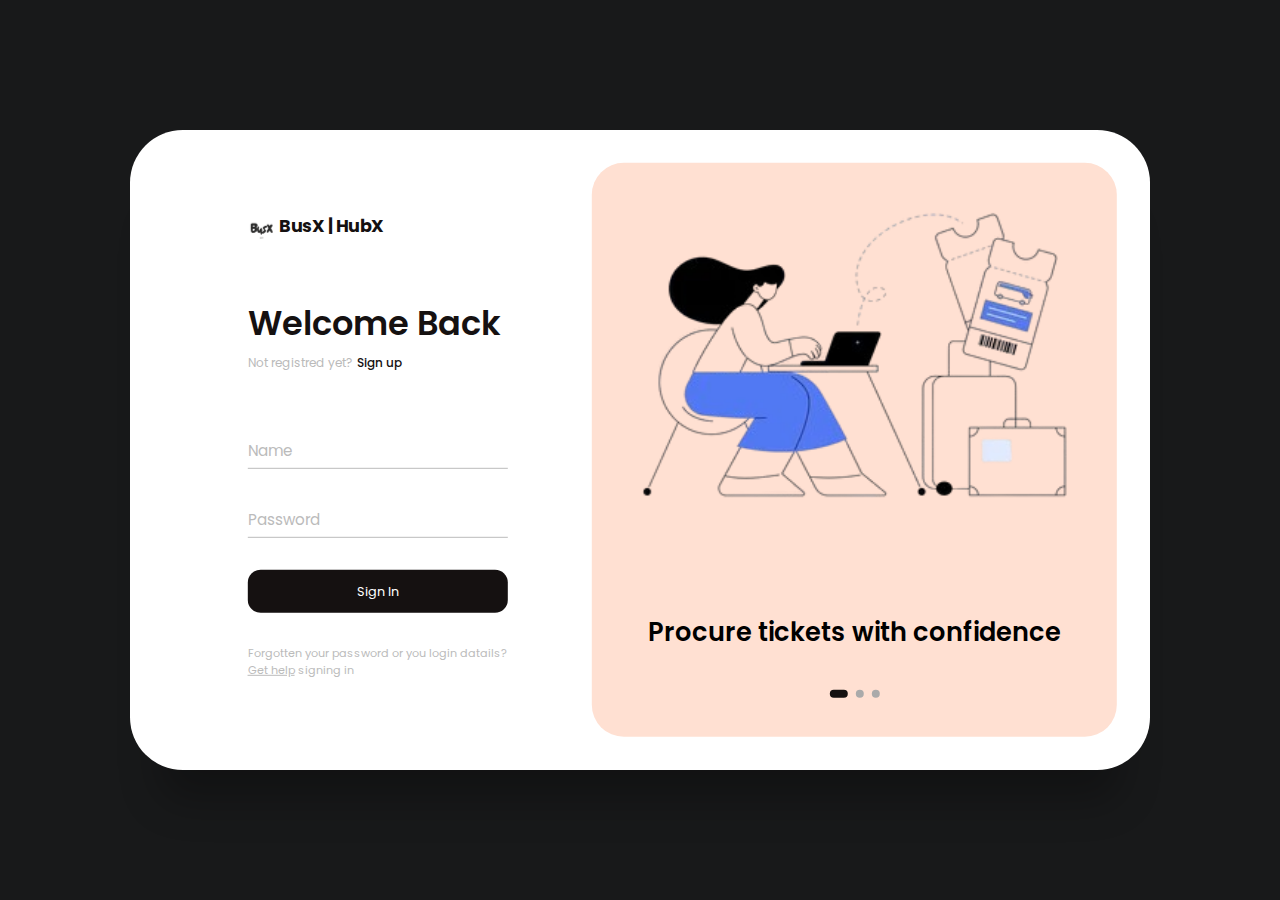
<file: BusX/login.html>
<!DOCTYPE html>
<html lang="en">
  <head>
    <meta charset="UTF-8" />
    <link rel="shortcut icon" href="assets/images/logo-dark.png" type="image/svg+xml">
    <meta http-equiv="X-UA-Compatible" content="IE=edge" />
    <meta name="viewport" content="width=device-width, initial-scale=1.0" />
    <title>Welcome! | BusX</title>
    <link rel="stylesheet" href="assets/css/login.css" />
  </head>
  <body>
    <main>
      <div class="box">
        <div class="inner-box">
          <div class="forms-wrap">
            <form action="index.html" autocomplete="off" class="sign-in-form">
              <div class="logo">
                <img src="assets/images/logo.png" alt="busx" />
                <h4>BusX | HubX</h4>
              </div>

              <div class="heading">
                <h2>Welcome Back</h2>
                <h6>Not registred yet?</h6>
                <a href="#" class="toggle">Sign up</a>
              </div>

              <div class="actual-form">
                <div class="input-wrap">
                  <input
                    type="text"
                    minlength="4"
                    class="input-field"
                    autocomplete="off"
                    required
                  />
                  <label>Name</label>
                </div>

                <div class="input-wrap">
                  <input
                    type="password"
                    minlength="4"
                    class="input-field"
                    autocomplete="off"
                    required
                  />
                  <label>Password</label>
                </div>

                <input type="submit" value="Sign In" class="sign-btn" />

                <p class="text">
                  Forgotten your password or you login datails?
                  <a href="#">Get help</a> signing in
                </p>
              </div>
            </form>

            <form action="index.html" autocomplete="off" class="sign-up-form">
              <div class="logo">
                <img src="assets/images/logo.png" alt="busx" />
                <h4>BusX | HubX</h4>
              </div>

              <div class="heading">
                <h2>Get Started</h2>
                <h6>Already have an account?</h6>
                <a href="#" class="toggle">Sign in</a>
              </div>

              <div class="actual-form">
                <div class="input-wrap">
                  <input
                    type="text"
                    minlength="4"
                    class="input-field"
                    autocomplete="off"
                    required
                  />
                  <label>Name</label>
                </div>

                <div class="input-wrap">
                  <input
                    type="email"
                    class="input-field"
                    autocomplete="off"
                    required
                  />
                  <label>Email</label>
                </div>

                <div class="input-wrap">
                  <input
                    type="password"
                    minlength="4"
                    class="input-field"
                    autocomplete="off"
                    required
                  />
                  <label>Password</label>
                </div>

                <input type="submit" value="Sign Up" class="sign-btn" />

                <p class="text">
                  By signing up, I agree to the
                  <a href="#">Terms of Services</a> and
                  <a href="#">Privacy Policy</a>
                </p>
              </div>
            </form>
          </div>

          <div class="carousel">
            <div class="images-wrapper">
              <img src="assets/images/booking.png" class="image img-1 show" alt="" /> <!--  yo images haru aafai change huni banau laa -->
              <img src="assets/images/busroute.png" class="image img-2" alt="" />
              <img src="assets/images/datatracking.png" class="image img-3" alt="" />
            </div>

            <div class="text-slider">
              <div class="text-wrap">
                <div class="text-group">
                  <h2>Procure tickets with confidence</h2>
                  <h2>Route Insights</h2>
                  <h2>Historical Data Tracking</h2>
                </div>
              </div>

              <div class="bullets">
                <span class="active" data-value="1"></span>
                <span data-value="2"></span>
                <span data-value="3"></span>
              </div>
            </div>
          </div>
        </div>
      </div>
    </main>


    <script src="assets/js/login.js"></script>
  </body>
</html>
</file>
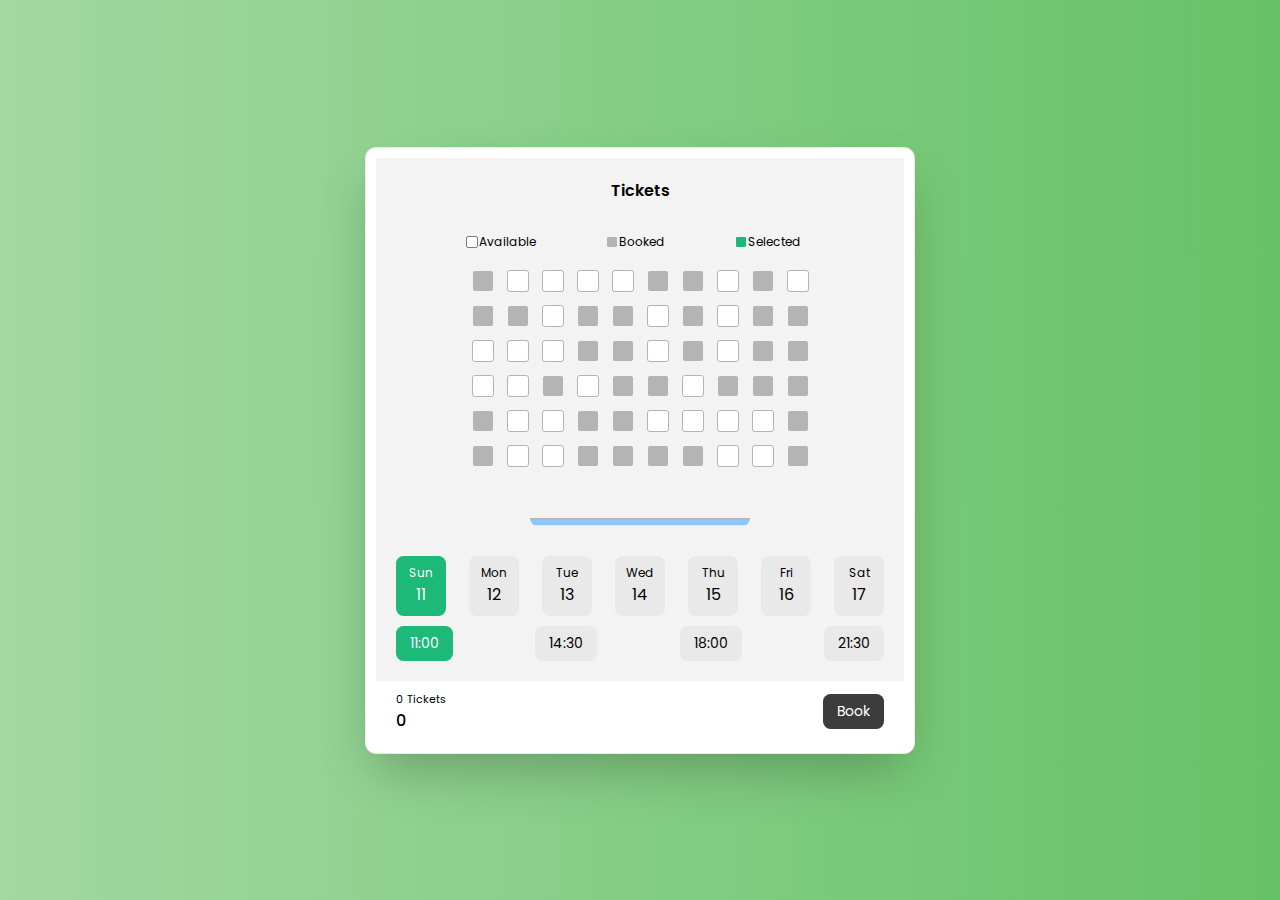
<file: things to be used later/tickets.html>
<!DOCTYPE html>
<html lang="en">
  <head>
    <meta charset="UTF-8" />
    <meta name="viewport" content="width=device-width, initial-scale=1.0" />
    <title>Ticket Booking</title>
    <link
      href="https://fonts.googleapis.com/icon?family=Material+Icons|Material+Icons+Outlined|Material+Icons+Round|Material+Icons+Sharp|Material+Icons+Two+Tone"
      rel="stylesheet"
    />
    <link rel="preconnect" href="https://fonts.googleapis.com" />
    <link rel="preconnect" href="https://fonts.gstatic.com" crossorigin />
    <link
      href="https://fonts.googleapis.com/css2?family=Poppins:wght@100;200;300;400;500;600;700;800;900&display=swap"
      rel="stylesheet"
    />
    <style>
      body {
        width: 100%;
        height: 100vh;
        margin: 0;
        padding: 0;
      }
      .center {
        width: 100%;
        height: 100%;
        display: flex;
        align-items: center;
        justify-content: center;
        background: linear-gradient(
          to right,
          rgb(162, 216, 162),
          rgb(102, 194, 102)
        );
      }
      .tickets {
        width: 550px;
        height: fit-content;
        border: 0.4mm solid rgba(0, 0, 0, 0.08);
        border-radius: 3mm;
        box-sizing: border-box;
        padding: 10px;
        font-family: poppins;
        max-height: 96vh;
        overflow: auto;
        background: white;
        box-shadow: 0px 25px 50px -12px rgba(0, 0, 0, 0.25);
      }
      .ticket-selector {
        background: rgb(243, 243, 243);
        display: flex;
        align-items: center;
        justify-content: space-between;
        flex-direction: column;
        box-sizing: border-box;
        padding: 20px;
      }
      .head {
        width: 100%;
        display: flex;
        align-items: center;
        justify-content: center;
        margin-bottom: 30px;
      }
      .title {
        font-size: 16px;
        font-weight: 600;
      }
      .seats {
        width: 100%;
        display: flex;
        align-items: center;
        justify-content: center;
        flex-direction: column;
        min-height: 150px;
        position: relative;
      }
      .status {
        width: 100%;
        display: flex;
        align-items: center;
        justify-content: space-evenly;
      }
      .seats::before {
        content: "";
        position: absolute;
        bottom: 0;
        left: 50%;
        transform: translate(-50%, 0);
        width: 220px;
        height: 7px;
        background: rgb(141, 198, 255);
        border-radius: 0 0 3mm 3mm;
        border-top: 0.3mm solid rgb(180, 180, 180);
      }
      .item {
        font-size: 12px;
        position: relative;
      }
      .item::before {
        content: "";
        position: absolute;
        top: 50%;
        left: -12px;
        transform: translate(0, -50%);
        width: 10px;
        height: 10px;
        background: rgb(255, 255, 255);
        outline: 0.2mm solid rgb(120, 120, 120);
        border-radius: 0.3mm;
      }
      .item:nth-child(2)::before {
        background: rgb(180, 180, 180);
        outline: none;
      }
      .item:nth-child(3)::before {
        background: rgb(28, 185, 120);
        outline: none;
      }
      .all-seats {
        display: grid;
        grid-template-columns: repeat(10, 1fr);
        grid-gap: 15px;
        margin: 60px 0;
        margin-top: 20px;
        position: relative;
      }
      .seat {
        width: 20px;
        height: 20px;
        background: white;
        border-radius: 0.5mm;
        outline: 0.3mm solid rgb(180, 180, 180);
        cursor: pointer;
      }
      .all-seats input:checked + label {
        background: rgb(28, 185, 120);
        outline: none;
      }
      .seat.booked {
        background: rgb(180, 180, 180);
        outline: none;
      }
      input {
        display: none;
      }
      .timings {
        width: 100%;
        display: flex;
        flex-direction: column;
        align-items: center;
        justify-content: center;
        margin-top: 30px;
      }
      .dates {
        width: 100%;
        display: flex;
        align-items: center;
        justify-content: space-between;
      }
      .dates-item {
        width: 50px;
        height: 40px;
        background: rgb(233, 233, 233);
        text-align: center;
        display: flex;
        align-items: center;
        justify-content: center;
        flex-direction: column;
        padding: 10px 0;
        border-radius: 2mm;
        cursor: pointer;
      }
      .day {
        font-size: 12px;
      }
      .times {
        width: 100%;
        display: flex;
        align-items: center;
        justify-content: space-between;
        margin-top: 10px;
      }
      .time {
        font-size: 14px;
        width: fit-content;
        padding: 7px 14px;
        background: rgb(233, 233, 233);
        border-radius: 2mm;
        cursor: pointer;
      }
      .timings input:checked + label {
        background: rgb(28, 185, 120);
        color: white;
      }
      .price {
        width: 100%;
        box-sizing: border-box;
        padding: 10px 20px;
        display: flex;
        align-items: center;
        justify-content: space-between;
      }
      .total {
        display: flex;
        flex-direction: column;
        align-items: flex-start;
        justify-content: center;
        font-size: 16px;
        font-weight: 500;
      }
      .total span {
        font-size: 11px;
        font-weight: 400;
      }
      .price button {
        background: rgb(60, 60, 60);
        color: white;
        font-family: poppins;
        font-size: 14px;
        padding: 7px 14px;
        border-radius: 2mm;
        outline: none;
        border: none;
        cursor: pointer;
      }
    </style>
  </head>
  <body>
    <div class="center">
      <div class="tickets">
        <div class="ticket-selector">
          <div class="head">
            <div class="title">Tickets</div>
          </div>
          <div class="seats">
            <div class="status">
              <div class="item">Available</div>
              <div class="item">Booked</div>
              <div class="item">Selected</div>
            </div>
            <div class="all-seats">
              <input type="checkbox" name="tickets" id="s1" />
              <label for="s1" class="seat booked"></label>
            </div>
          </div>
          <div class="timings">
            <div class="dates">
              <input type="radio" name="date" id="d1" checked />
              <label for="d1" class="dates-item">
                <div class="day">Sun</div>
                <div class="date">11</div>
              </label>
              <input type="radio" id="d2" name="date" />
              <label class="dates-item" for="d2">
                <div class="day">Mon</div>
                <div class="date">12</div>
              </label>
              <input type="radio" id="d3" name="date" />
              <label class="dates-item" for="d3">
                <div class="day">Tue</div>
                <div class="date">13</div>
              </label>
              <input type="radio" id="d4" name="date" />
              <label class="dates-item" for="d4">
                <div class="day">Wed</div>
                <div class="date">14</div>
              </label>
              <input type="radio" id="d5" name="date" />
              <label class="dates-item" for="d5">
                <div class="day">Thu</div>
                <div class="date">15</div>
              </label>
              <input type="radio" id="d6" name="date" />
              <label class="dates-item" for="d6">
                <div class="day">Fri</div>
                <div class="date">16</div>
              </label>
              <input type="radio" id="d7" name="date" />
              <label class="dates-item" for="d7">
                <div class="day">Sat</div>
                <div class="date">17</div>
              </label>
            </div>
            <div class="times">
              <input type="radio" name="time" id="t1" checked />
              <label for="t1" class="time">11:00</label>
              <input type="radio" id="t2" name="time" />
              <label for="t2" class="time"> 14:30 </label>
              <input type="radio" id="t3" name="time" />
              <label for="t3" class="time"> 18:00 </label>
              <input type="radio" id="t4" name="time" />
              <label for="t4" class="time"> 21:30 </label>
            </div>
          </div>
        </div>
        <div class="price">
          <div class="total">
            <span> <span class="count">0</span> Tickets </span>
            <div class="amount">0</div>
          </div>
          <button type="button">Book</button>
        </div>
      </div>
    </div>
    <script>
      let seats = document.querySelector(".all-seats");
      for (var i = 0; i < 59; i++) {
        let randint = Math.floor(Math.random() * 2);
        let booked = randint === 1 ? "booked" : "";
        seats.insertAdjacentHTML(
          "beforeend",
          '<input type="checkbox" name="tickets" id="s' +
            (i + 2) +
            '" /><label for="s' +
            (i + 2) +
            '" class="seat ' +
            booked +
            '"></label>'
        );
      }

      let tickets = seats.querySelectorAll("input");
      tickets.forEach((ticket) => {
        ticket.addEventListener("change", () => {
          let amount = document.querySelector(".amount").innerHTML;
          let count = document.querySelector(".count").innerHTML;
          amount = Number(amount);
          count = Number(count);

          if (ticket.checked) {
            count += 1;
            amount += 200;
          } else {
            count -= 1;
            amount -= 200;
          }
          document.querySelector(".amount").innerHTML = amount;
          document.querySelector(".count").innerHTML = count;
        });
      });
    </script>
  </body>
</html>
</file>
<file: BusX/assets/css/login.css>
@import url("https://fonts.googleapis.com/css2?family=Poppins:wght@200;300;400;500;600;700;800&display=swap");

*,
*::before,
*::after {
  padding: 0;
  margin: 0;
  box-sizing: border-box;
}

body,
input {
  font-family: "Poppins", sans-serif;
}

main {
  width: 100%;
  min-height: 100vh;
  overflow: hidden;
  background-color: #18191a;
  padding: 2rem;
  display: flex;
  align-items: center;
  justify-content: center;
}

.box {
  position: relative;
  width: 100%;
  max-width: 1020px;
  height: 640px;
  background-color: #fff;
  border-radius: 3.3rem;
  box-shadow: 0 60px 40px -30px rgba(0, 0, 0, 0.27);
}

.inner-box {
  position: absolute;
  width: calc(100% - 4.1rem);
  height: calc(100% - 4.1rem);
  top: 50%;
  left: 50%;
  transform: translate(-50%, -50%);
}

.forms-wrap {
  position: absolute;
  height: 100%;
  width: 45%;
  top: 0;
  left: 0;
  display: grid;
  grid-template-columns: 1fr;
  grid-template-rows: 1fr;
  transition: 0.8s ease-in-out;
}

form {
  max-width: 260px;
  width: 100%;
  margin: 0 auto;
  height: 100%;
  display: flex;
  flex-direction: column;
  justify-content: space-evenly;
  grid-column: 1 / 2;
  grid-row: 1 / 2;
  transition: opacity 0.02s 0.4s;
}

form.sign-up-form {
  opacity: 0;
  pointer-events: none;
}

.logo {
  display: flex;
  align-items: center;
}

.logo img {
  width: 27px;
  margin-right: 0.3rem;
}

.logo h4 {
  font-size: 1.1rem;
  margin-top: -9px;
  letter-spacing: -0.5px;
  color: #151111;
}

.heading h2 {
  font-size: 2.1rem;
  font-weight: 600;
  color: #151111;
}

.heading h6 {
  color: #bababa;
  font-weight: 400;
  font-size: 0.75rem;
  display: inline;
}

.toggle {
  color: #151111;
  text-decoration: none;
  font-size: 0.75rem;
  font-weight: 500;
  transition: 0.3s;
}

.toggle:hover {
  color: #8371fd;
}

.input-wrap {
  position: relative;
  height: 37px;
  margin-bottom: 2rem;
}

.input-field {
  position: absolute;
  width: 100%;
  height: 100%;
  background: none;
  border: none;
  outline: none;
  border-bottom: 1px solid #bbb;
  padding: 0;
  font-size: 0.95rem;
  color: #151111;
  transition: 0.4s;
}

label {
  position: absolute;
  left: 0;
  top: 50%;
  transform: translateY(-50%);
  font-size: 0.95rem;
  color: #bbb;
  pointer-events: none;
  transition: 0.4s;
}

.input-field.active {
  border-bottom-color: #151111;
}

.input-field.active + label {
  font-size: 0.75rem;
  top: -2px;
}

.sign-btn {
  display: inline-block;
  width: 100%;
  height: 43px;
  background-color: #151111;
  color: #fff;
  border: none;
  cursor: pointer;
  border-radius: 0.8rem;
  font-size: 0.8rem;
  margin-bottom: 2rem;
  transition: 0.3s;
}

.sign-btn:hover {
  background-color: #8371fd;
}

.text {
  color: #bbb;
  font-size: 0.7rem;
}

.text a {
  color: #bbb;
  transition: 0.3s;
}

.text a:hover {
  color: #8371fd;
}

main.sign-up-mode form.sign-in-form {
  opacity: 0;
  pointer-events: none;
}

main.sign-up-mode form.sign-up-form {
  opacity: 1;
  pointer-events: all;
}

main.sign-up-mode .forms-wrap {
  left: 55%;
}

main.sign-up-mode .carousel {
  left: 0%;
}

.carousel {
  position: absolute;
  height: 100%;
  width: 55%;
  left: 45%;
  top: 0;
  background-color: #ffe0d2;
  border-radius: 2rem;
  display: grid;
  grid-template-rows: auto 1fr;
  padding-bottom: 2rem;
  overflow: hidden;
  transition: 0.8s ease-in-out;
}

.images-wrapper {
  display: grid;
  grid-template-columns: 1fr;
  grid-template-rows: 1fr;
}

.image {
  width: 100%;
  grid-column: 1/2;
  grid-row: 1/2;
  opacity: 0;
  transition: opacity 0.3s, transform 0.5s;
}

.img-1 {
  transform: translate(0, -50px);
}

.img-2 {
  transform: scale(0.4, 0.5);
}

.img-3 {
  transform: scale(0.3) rotate(-20deg);
}

.image.show {
  opacity: 1;
  transform: none;
}

.text-slider {
  display: flex;
  align-items: center;
  justify-content: center;
  flex-direction: column;
}

.text-wrap {
  max-height: 2.2rem;
  overflow: hidden;
  margin-bottom: 2.5rem;
}

.text-group {
  display: flex;
  flex-direction: column;
  text-align: center;
  transform: translateY(0);
  transition: 0.5s;
}

.text-group h2 {
  line-height: 2.2rem;
  font-weight: 600;
  font-size: 1.6rem;
}

.bullets {
  display: flex;
  align-items: center;
  justify-content: center;
}

.bullets span {
  display: block;
  width: 0.5rem;
  height: 0.5rem;
  background-color: #aaa;
  margin: 0 0.25rem;
  border-radius: 50%;
  cursor: pointer;
  transition: 0.3s;
}

.bullets span.active {
  width: 1.1rem;
  background-color: #151111;
  border-radius: 1rem;
}

@media (max-width: 850px) {
  .box {
    height: auto;
    max-width: 550px;
    overflow: hidden;
  }

  .inner-box {
    position: static;
    transform: none;
    width: revert;
    height: revert;
    padding: 2rem;
  }

  .forms-wrap {
    position: revert;
    width: 100%;
    height: auto;
  }

  form {
    max-width: revert;
    padding: 1.5rem 2.5rem 2rem;
    transition: transform 0.8s ease-in-out, opacity 0.45s linear;
  }

  .heading {
    margin: 2rem 0;
  }

  form.sign-up-form {
    transform: translateX(100%);
  }

  main.sign-up-mode form.sign-in-form {
    transform: translateX(-100%);
  }

  main.sign-up-mode form.sign-up-form {
    transform: translateX(0%);
  }

  .carousel {
    position: revert;
    height: auto;
    width: 100%;
    padding: 3rem 2rem;
    display: flex;
  }

  .images-wrapper {
    display: none;
  }

  .text-slider {
    width: 100%;
  }
}

@media (max-width: 530px) {
  main {
    padding: 1rem;
  }

  .box {
    border-radius: 2rem;
  }

  .inner-box {
    padding: 1rem;
  }

  .carousel {
    padding: 1.5rem 1rem;
    border-radius: 1.6rem;
  }

  .text-wrap {
    margin-bottom: 1rem;
  }

  .text-group h2 {
    font-size: 1.2rem;
  }

  form {
    padding: 1rem 2rem 1.5rem;
  }
}
</file>
